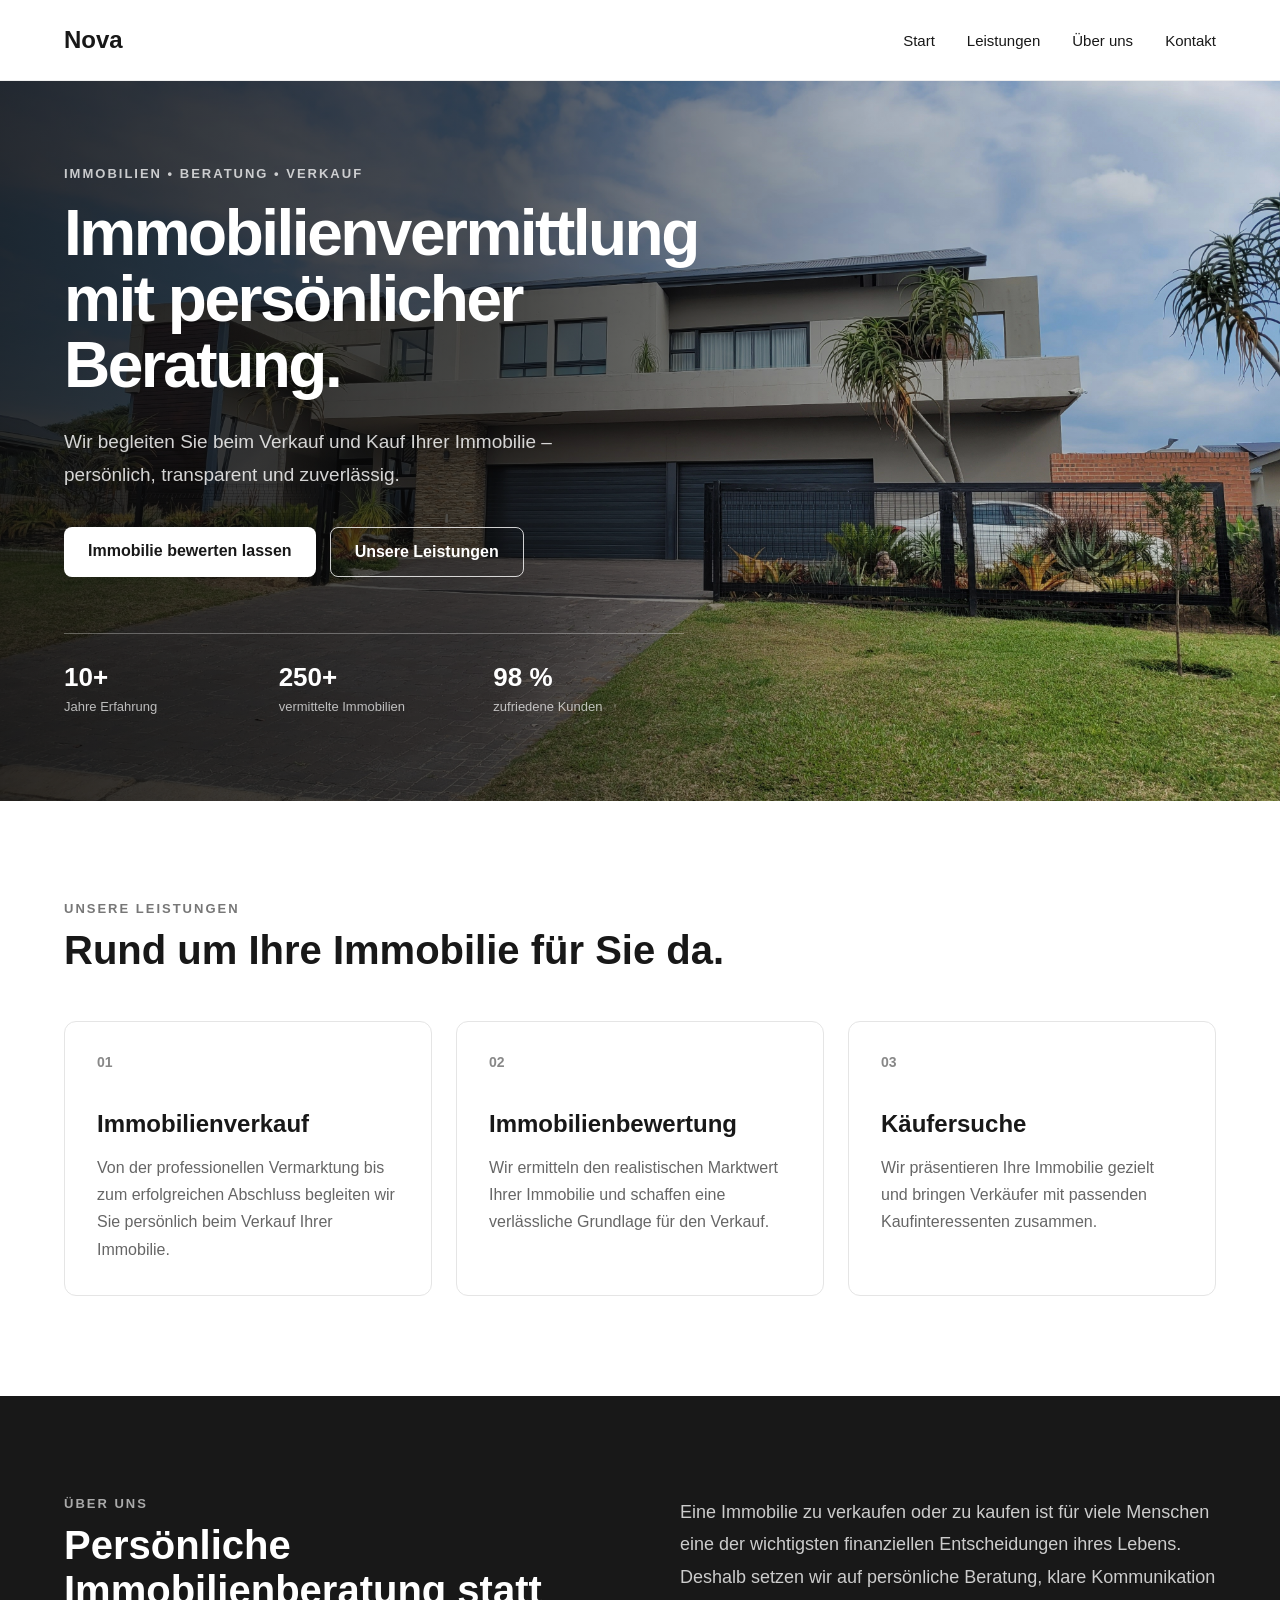
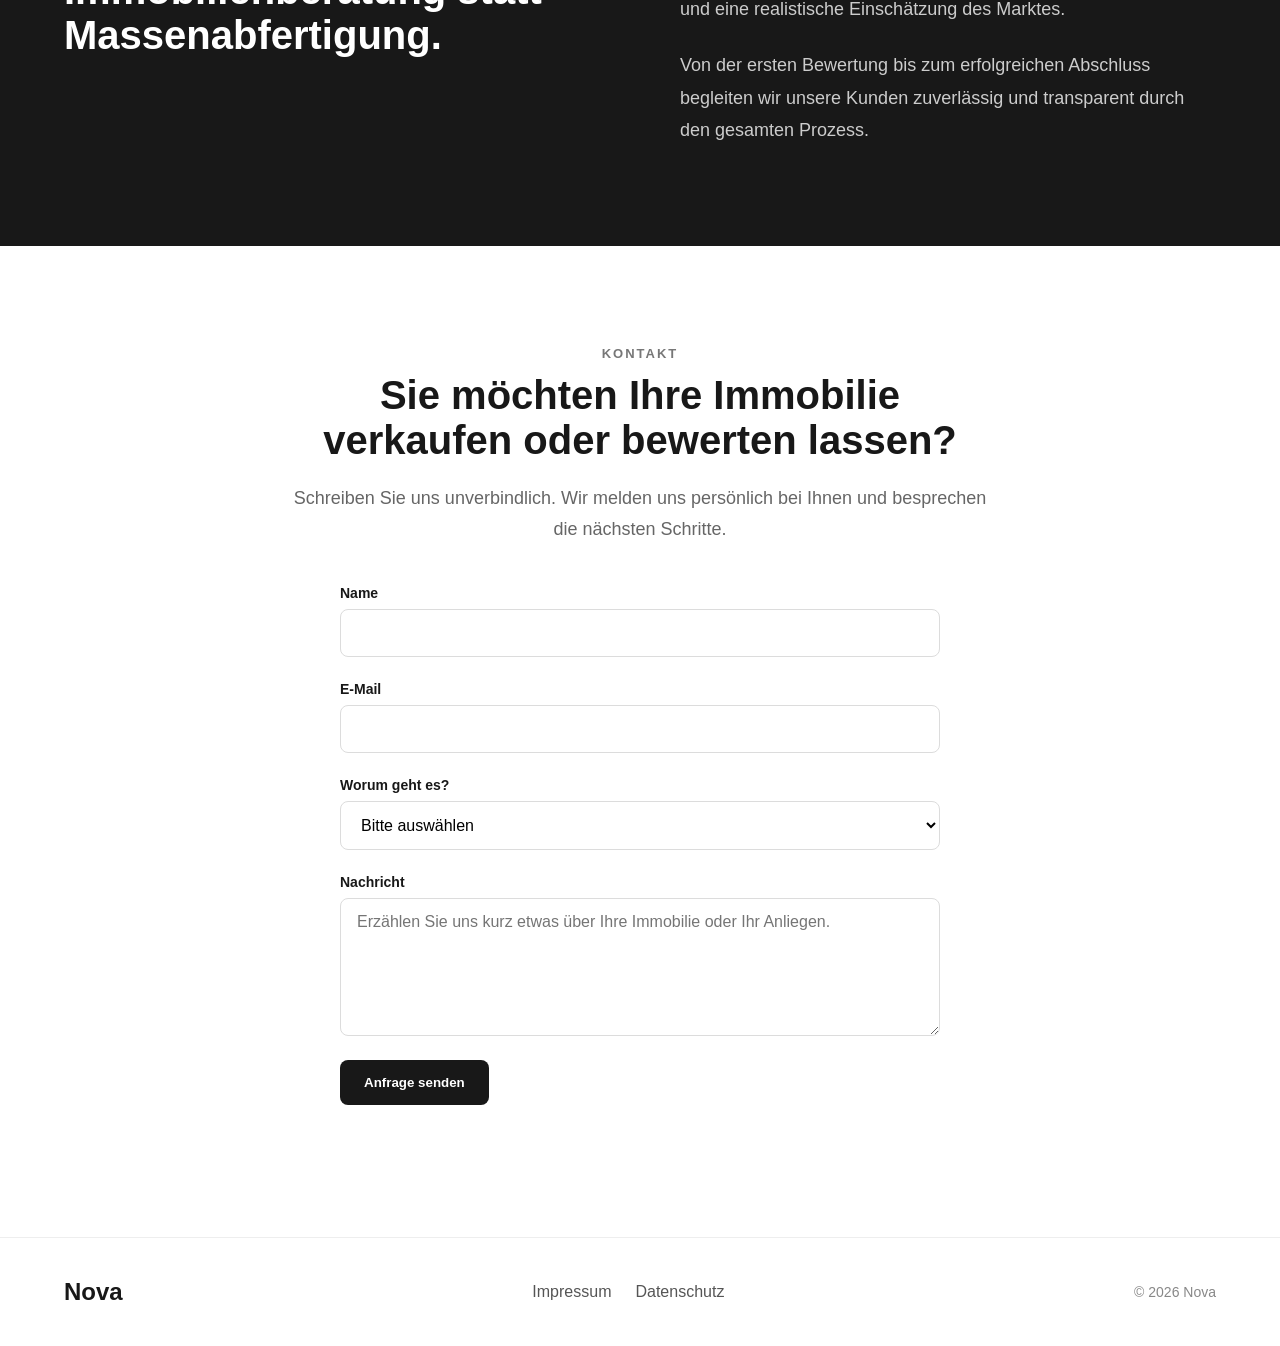
<file: index.html>
<!DOCTYPE html>
<html lang="de">

<head>
    <meta charset="UTF-8">

    <meta
        name="viewport"
        content="width=device-width, initial-scale=1.0"
    >

    <title>Nova Immobilien – Verkauf, Bewertung & Beratung</title>

    <meta
        name="description"
        content="Nova Immobilien begleitet Sie persönlich beim Verkauf, Kauf und bei der Bewertung Ihrer Immobilie."
    >

    <meta name="robots" content="index, follow">

    <link
        rel="canonical"
        href="https://landingpage-demo-9km.pages.dev/"
    >

    <!-- Open Graph -->
    <meta
        property="og:title"
        content="Nova Immobilien – Verkauf, Bewertung & Beratung"
    >

    <meta
        property="og:description"
        content="Persönliche Immobilienberatung für Verkauf, Bewertung und Immobiliensuche."
    >

    <meta
        property="og:type"
        content="website"
    >

    <meta
        property="og:url"
        content="https://landingpage-demo-9km.pages.dev/"
    >

    <meta
        property="og:image"
        content="https://landingpage-demo-9km.pages.dev/assets/og-image.jpg"
    >

    <!-- Favicon -->
    <link
        rel="icon"
        type="image/jpeg"
        href="assets/favicon.jpg"
    >

    <!-- CSS -->
    <link
        rel="stylesheet"
        href="css/style.css"
    >
</head>

<body>

    <header class="header">
        <div class="container nav">

            <div class="logo">Nova</div>

            <nav>
                <a href="#start">Start</a>
                <a href="#leistungen">Leistungen</a>
                <a href="#ueber-uns">Über uns</a>
                <a href="#kontakt">Kontakt</a>
            </nav>

        </div>
    </header>


    <main>

        <!-- Hero -->
        <section class="hero" id="start">

            <div class="container hero-grid">

                <div class="hero-content">

                    <p class="eyebrow">
                        IMMOBILIEN • BERATUNG • VERKAUF
                    </p>

                    <h1>
                        Immobilienvermittlung mit persönlicher Beratung.
                    </h1>

                    <p class="hero-text">
                        Wir begleiten Sie beim Verkauf und Kauf Ihrer Immobilie –
                        persönlich, transparent und zuverlässig.
                    </p>

                    <div class="hero-buttons">

                        <a class="button primary" href="#kontakt">
                            Immobilie bewerten lassen
                        </a>

                        <a class="button secondary" href="#leistungen">
                            Unsere Leistungen
                        </a>

                    </div>

                    <div class="hero-stats">

                        <div>
                            <strong>10+</strong>
                            <span>Jahre Erfahrung</span>
                        </div>

                        <div>
                            <strong>250+</strong>
                            <span>vermittelte Immobilien</span>
                        </div>

                        <div>
                            <strong>98 %</strong>
                            <span>zufriedene Kunden</span>
                        </div>

                    </div>

                </div>

            </div>

        </section>


        <!-- Leistungen -->
        <section class="section" id="leistungen">

            <div class="container">

                <p class="section-label">
                    UNSERE LEISTUNGEN
                </p>

                <h2>
                    Rund um Ihre Immobilie für Sie da.
                </h2>

                <div class="services-grid">

                    <article class="service-card">

                        <span class="service-number">01</span>

                        <h3>Immobilienverkauf</h3>

                        <p>
                            Von der professionellen Vermarktung bis zum erfolgreichen
                            Abschluss begleiten wir Sie persönlich beim Verkauf Ihrer Immobilie.
                        </p>

                    </article>


                    <article class="service-card">

                        <span class="service-number">02</span>

                        <h3>Immobilienbewertung</h3>

                        <p>
                            Wir ermitteln den realistischen Marktwert Ihrer Immobilie
                            und schaffen eine verlässliche Grundlage für den Verkauf.
                        </p>

                    </article>


                    <article class="service-card">

                        <span class="service-number">03</span>

                        <h3>Käufersuche</h3>

                        <p>
                            Wir präsentieren Ihre Immobilie gezielt und bringen
                            Verkäufer mit passenden Kaufinteressenten zusammen.
                        </p>

                    </article>

                </div>

            </div>

        </section>


        <!-- Über uns -->
        <section class="section about" id="ueber-uns">

            <div class="container about-grid">

                <div>

                    <p class="section-label">
                        ÜBER UNS
                    </p>

                    <h2>
                        Persönliche Immobilienberatung statt Massenabfertigung.
                    </h2>

                </div>

                <div class="about-text">

                    <p>
                        Eine Immobilie zu verkaufen oder zu kaufen ist für viele Menschen
                        eine der wichtigsten finanziellen Entscheidungen ihres Lebens.
                        Deshalb setzen wir auf persönliche Beratung, klare Kommunikation
                        und eine realistische Einschätzung des Marktes.
                    </p>

                    <p>
                        Von der ersten Bewertung bis zum erfolgreichen Abschluss
                        begleiten wir unsere Kunden zuverlässig und transparent
                        durch den gesamten Prozess.
                    </p>

                </div>

            </div>

        </section>


        <!-- Kontakt -->
        <section class="section contact" id="kontakt">

            <div class="container contact-content">

                <p class="section-label">
                    KONTAKT
                </p>

                <h2>
                    Sie möchten Ihre Immobilie verkaufen oder bewerten lassen?
                </h2>

                <p>
                    Schreiben Sie uns unverbindlich. Wir melden uns persönlich bei Ihnen
                    und besprechen die nächsten Schritte.
                </p>

                <form
                    class="contact-form"
                    action="https://formspree.io/f/xwlevbbd"
                    method="POST"
                >

                    <div class="form-group">

                        <label for="name">
                            Name
                        </label>

                        <input
                            type="text"
                            id="name"
                            name="name"
                            required
                        >

                    </div>


                    <div class="form-group">

                        <label for="email">
                            E-Mail
                        </label>

                        <input
                            type="email"
                            id="email"
                            name="email"
                            required
                        >

                    </div>


                    <div class="form-group">

                        <label for="anliegen">
                            Worum geht es?
                        </label>

                        <select
                            id="anliegen"
                            name="anliegen"
                            required
                        >
                            <option value="">
                                Bitte auswählen
                            </option>

                            <option value="Immobilienverkauf">
                                Immobilienverkauf
                            </option>

                            <option value="Immobilienbewertung">
                                Immobilienbewertung
                            </option>

                            <option value="Immobiliensuche">
                                Immobiliensuche
                            </option>

                            <option value="Sonstiges">
                                Sonstiges
                            </option>
                        </select>

                    </div>


                    <div class="form-group">

                        <label for="message">
                            Nachricht
                        </label>

                        <textarea
                            id="message"
                            name="message"
                            rows="6"
                            placeholder="Erzählen Sie uns kurz etwas über Ihre Immobilie oder Ihr Anliegen."
                            required
                        ></textarea>

                    </div>


                    <button
                        class="button primary"
                        type="submit"
                    >
                        Anfrage senden
                    </button>

                </form>

                <p
                    id="form-status"
                    class="form-status"
                ></p>

            </div>

        </section>

    </main>


    <footer class="footer">

        <div class="container footer-content">

            <div class="logo">
                Nova
            </div>

            <div class="footer-links">

                <a href="impressum.html">
                    Impressum
                </a>

                <a href="datenschutz.html">
                    Datenschutz
                </a>

            </div>

            <p>
                © 2026 Nova
            </p>

        </div>

    </footer>


    <script src="js/main.js"></script>

</body>

</html>
</file>
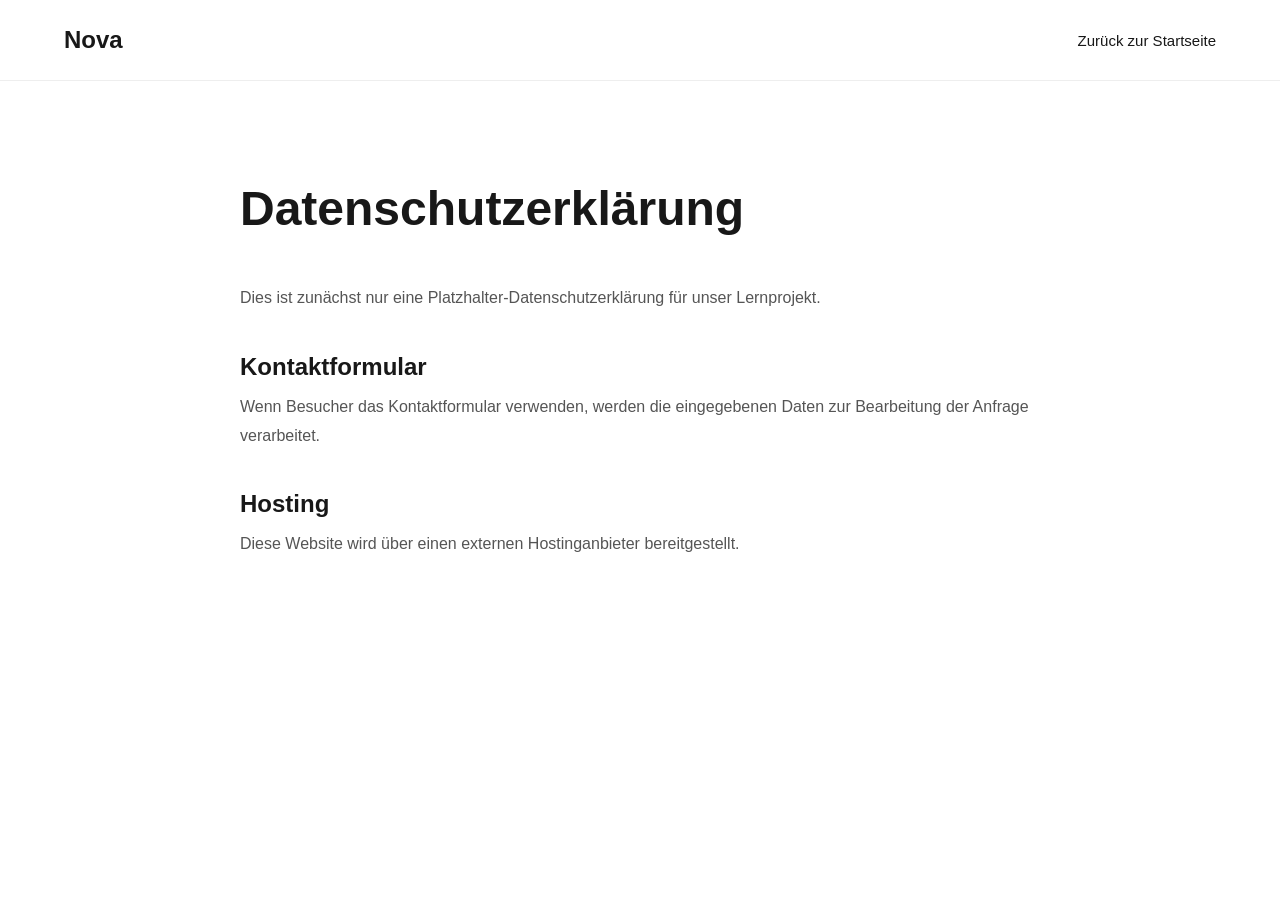
<file: datenschutz.html>
<!DOCTYPE html>
<html lang="de">
<head>
    <meta charset="UTF-8">
    <meta name="viewport" content="width=device-width, initial-scale=1.0">

    <title>Datenschutz | Nova</title>

    <link rel="stylesheet" href="css/style.css">
</head>

<body>

<header class="header">
    <div class="container nav">
        <a class="logo" href="index.html">Nova</a>

        <nav>
            <a href="index.html">Zurück zur Startseite</a>
        </nav>
    </div>
</header>

<main>
    <section class="legal-page">
        <div class="container legal-content">

            <h1>Datenschutzerklärung</h1>

            <p>
                Dies ist zunächst nur eine Platzhalter-Datenschutzerklärung
                für unser Lernprojekt.
            </p>

            <h2>Kontaktformular</h2>

            <p>
                Wenn Besucher das Kontaktformular verwenden,
                werden die eingegebenen Daten zur Bearbeitung der Anfrage verarbeitet.
            </p>

            <h2>Hosting</h2>

            <p>
                Diese Website wird über einen externen Hostinganbieter bereitgestellt.
            </p>

        </div>
    </section>
</main>

</body>
</html>
</file>
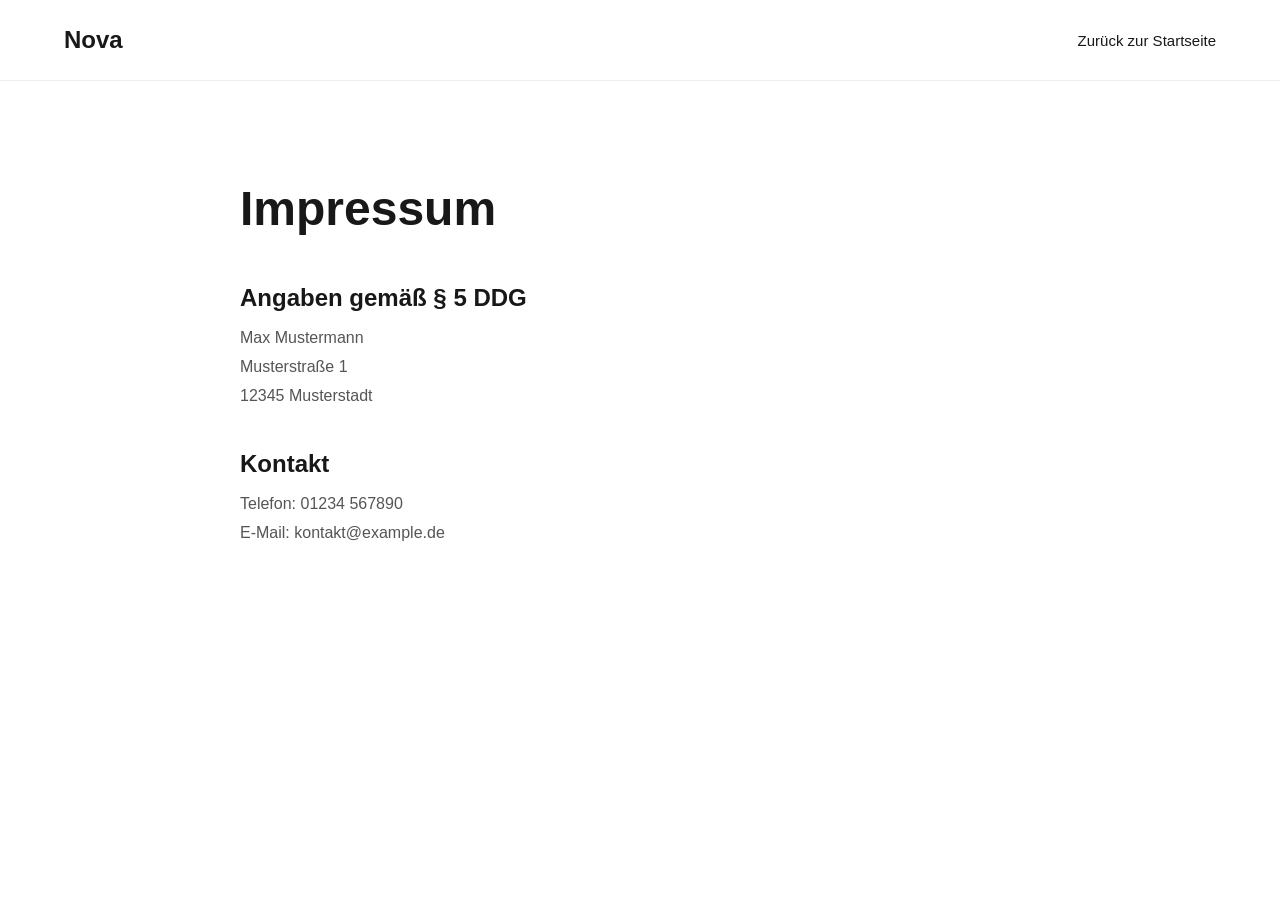
<file: impressum.html>
<!DOCTYPE html>
<html lang="de">
<head>
    <meta charset="UTF-8">
    <meta name="viewport" content="width=device-width, initial-scale=1.0">

    <title>Impressum | Nova</title>

    <link rel="stylesheet" href="css/style.css">
</head>

<body>

<header class="header">
    <div class="container nav">
        <a class="logo" href="index.html">Nova</a>

        <nav>
            <a href="index.html">Zurück zur Startseite</a>
        </nav>
    </div>
</header>

<main>
    <section class="legal-page">
        <div class="container legal-content">

            <h1>Impressum</h1>

            <h2>Angaben gemäß § 5 DDG</h2>

            <p>
                Max Mustermann<br>
                Musterstraße 1<br>
                12345 Musterstadt
            </p>

            <h2>Kontakt</h2>

            <p>
                Telefon: 01234 567890<br>
                E-Mail: kontakt@example.de
            </p>

        </div>
    </section>
</main>

</body>
</html>
</file>
<file: css/style.css>
* {
    margin: 0;
    padding: 0;
    box-sizing: border-box;
}

html {
    scroll-behavior: smooth;
}

body {
    font-family: Arial, sans-serif;
    color: #181818;
    background: #ffffff;
}

.container {
    width: min(1200px, 90%);
    margin: 0 auto;
}

/* Navigation */

.header {
    border-bottom: 1px solid #eeeeee;
    background: #ffffff;
}

.nav {
    height: 80px;

    display: flex;
    align-items: center;
    justify-content: space-between;
}

.logo {
    font-size: 24px;
    font-weight: bold;
}

nav {
    display: flex;
    gap: 32px;
}

nav a {
    color: #181818;
    text-decoration: none;
    font-size: 15px;
}

/* Hero */

.hero {
    position: relative;

    min-height: 720px;

    display: flex;
    align-items: center;

    padding: 80px 0;

    background-image:
        linear-gradient(
            90deg,
            rgba(10, 10, 10, 0.82) 0%,
            rgba(10, 10, 10, 0.68) 38%,
            rgba(10, 10, 10, 0.25) 68%,
            rgba(10, 10, 10, 0.08) 100%
        ),
        url("../images/hero.jpg");

    background-size: cover;
    background-position: center;
    background-repeat: no-repeat;

    color: #ffffff;
}

.hero-content {
    max-width: 650px;
}

.eyebrow {
    margin-bottom: 20px;

    font-size: 13px;
    font-weight: 700;
    letter-spacing: 2px;

    color: rgba(255, 255, 255, 0.75);
}

.hero h1 {
    max-width: 650px;

    font-size: clamp(50px, 5vw, 72px);
    line-height: 1.03;
    letter-spacing: -2.5px;

    color: #ffffff;
}

.hero-text {
    max-width: 550px;
    margin-top: 28px;

    font-size: 19px;
    line-height: 1.7;

    color: rgba(255, 255, 255, 0.82);
}

.hero-buttons {
    display: flex;
    flex-wrap: wrap;
    gap: 14px;

    margin-top: 36px;
}

.hero .primary {
    background: #ffffff;
    color: #181818;
}

.hero .secondary {
    border: 1px solid rgba(255, 255, 255, 0.8);
    color: #ffffff;
}

.hero-stats {
    display: grid;
    grid-template-columns: repeat(3, 1fr);
    gap: 24px;

    max-width: 620px;

    margin-top: 56px;
    padding-top: 28px;

    border-top: 1px solid rgba(255, 255, 255, 0.3);
}

.hero-stats div {
    display: flex;
    flex-direction: column;
    gap: 5px;
}

.hero-stats strong {
    font-size: 26px;
    color: #ffffff;
}

.hero-stats span {
    font-size: 13px;
    line-height: 1.4;

    color: rgba(255, 255, 255, 0.7);
}

.button {
    display: inline-block;

    padding: 15px 24px;

    border-radius: 8px;

    text-decoration: none;
    font-weight: bold;
}

.primary {
    background: #181818;
    color: white;
}

.secondary {
    border: 1px solid #181818;
    color: #181818;
}

/* weitere Bereiche */

.section {
    padding: 100px 0;
}

.section h2 {
    font-size: 40px;
}

.section-label {
    margin-bottom: 12px;

    font-size: 13px;
    font-weight: bold;
    letter-spacing: 2px;
    color: #777777;
}

.services-grid {
    display: grid;
    grid-template-columns: repeat(3, 1fr);
    gap: 24px;

    margin-top: 48px;
}

.service-card {
    padding: 32px;

    border: 1px solid #e5e5e5;
    border-radius: 12px;

    background: #ffffff;
}

.service-number {
    display: block;

    margin-bottom: 40px;

    font-size: 14px;
    font-weight: bold;
    color: #888888;
}

.service-card h3 {
    margin-bottom: 16px;

    font-size: 24px;
}

.service-card p {
    line-height: 1.7;
    color: #666666;
}

/* Über uns */

.about {
    background: #181818;
    color: #ffffff;
}

.about-grid {
    display: grid;
    grid-template-columns: 1fr 1fr;
    gap: 80px;
}

.about h2 {
    max-width: 500px;
}

.about .section-label {
    color: #aaaaaa;
}

.about-text {
    display: flex;
    flex-direction: column;
    gap: 24px;

    font-size: 18px;
    line-height: 1.8;
    color: #cccccc;
}

/* Kontakt */

.contact {
    text-align: center;
}

.contact-content {
    max-width: 700px;
}

.contact h2 {
    margin-bottom: 20px;
}

.contact p:not(.section-label) {
    margin-bottom: 32px;

    font-size: 18px;
    line-height: 1.7;
    color: #666666;
}

/* Footer */

.footer {
    padding: 40px 0;

    border-top: 1px solid #eeeeee;
}

.footer-content {
    display: flex;
    align-items: center;
    justify-content: space-between;
    gap: 24px;
}

.footer-links {
    display: flex;
    gap: 24px;
}

.footer a {
    color: #555555;
    text-decoration: none;
}

.footer p {
    font-size: 14px;
    color: #888888;
}

.contact-form {
    max-width: 600px;
    margin: 40px auto 0;

    display: flex;
    flex-direction: column;
    gap: 24px;

    text-align: left;
}

.form-group {
    display: flex;
    flex-direction: column;
    gap: 8px;
}

.form-group label {
    font-size: 14px;
    font-weight: bold;
}

.form-group input,
.form-group textarea,
.form-group select {
    width: 100%;

    padding: 14px 16px;

    border: 1px solid #dcdcdc;
    border-radius: 8px;

    font: inherit;
    background: #ffffff;
    cursor: pointer;
}

.form-group input:focus,
.form-group textarea:focus,
.form-group select:focus {
    outline: 2px solid #181818;
    outline-offset: 2px;
}

.contact-form button {
    border: none;
    cursor: pointer;
    align-self: flex-start;
}

.form-status {
    margin-top: 20px;

    font-size: 16px;
    font-weight: bold;
    text-align: center;
}

.contact-form button:disabled {
    opacity: 0.6;
    cursor: not-allowed;
}

.logo {
    color: #181818;
    text-decoration: none;
}

.legal-page {
    padding: 100px 0;
}

.legal-content {
    max-width: 800px;
}

.legal-content h1 {
    margin-bottom: 48px;
    font-size: 48px;
}

.legal-content h2 {
    margin-top: 40px;
    margin-bottom: 12px;
    font-size: 24px;
}

.legal-content p {
    line-height: 1.8;
    color: #555555;
}

@media (max-width: 800px) {

    /* Navigation */

    .nav {
        height: auto;
        padding: 24px 0;

        flex-direction: column;
        gap: 20px;
    }

    nav {
        flex-wrap: wrap;
        justify-content: center;
        gap: 16px;
    }

    /* Hero */

    .hero {
        min-height: 680px;
        padding: 70px 0;

        background-position: 60% center;

        background-image:
            linear-gradient(
                90deg,
                rgba(10, 10, 10, 0.82) 0%,
                rgba(10, 10, 10, 0.65) 35%,
                rgba(10, 10, 10, 0.18) 62%
                rgba(10, 10, 10, 0.02) 100%
            ),
            url("../images/hero.jpg");
    }

    .hero h1 {
        font-size: clamp(42px, 11vw, 56px);
        letter-spacing: -2px;
    }

    .hero-text {
        font-size: 17px;
    }

    .hero-buttons {
        flex-direction: column;
        align-items: stretch;
    }

    .hero-buttons .button {
        text-align: center;
    }

    .hero-stats {
        grid-template-columns: repeat(3, 1fr);
        gap: 15px;

        margin-top: 42px;
    }

    /* Leistungen */

    .services-grid {
        grid-template-columns: 1fr;
    }

    /* Über uns */

    .about-grid {
        grid-template-columns: 1fr;
        gap: 40px;
    }

    /* Allgemein */

    .section {
        padding: 70px 0;
    }

    /* Footer */

    .footer-content {
        flex-direction: column;
    }
}

@media (max-width: 500px) {

    .hero-stats {
        grid-template-columns: 1fr;
        gap: 18px;
    }

    .hero h1 {
        font-size: 40px;
    }
}
</file>
